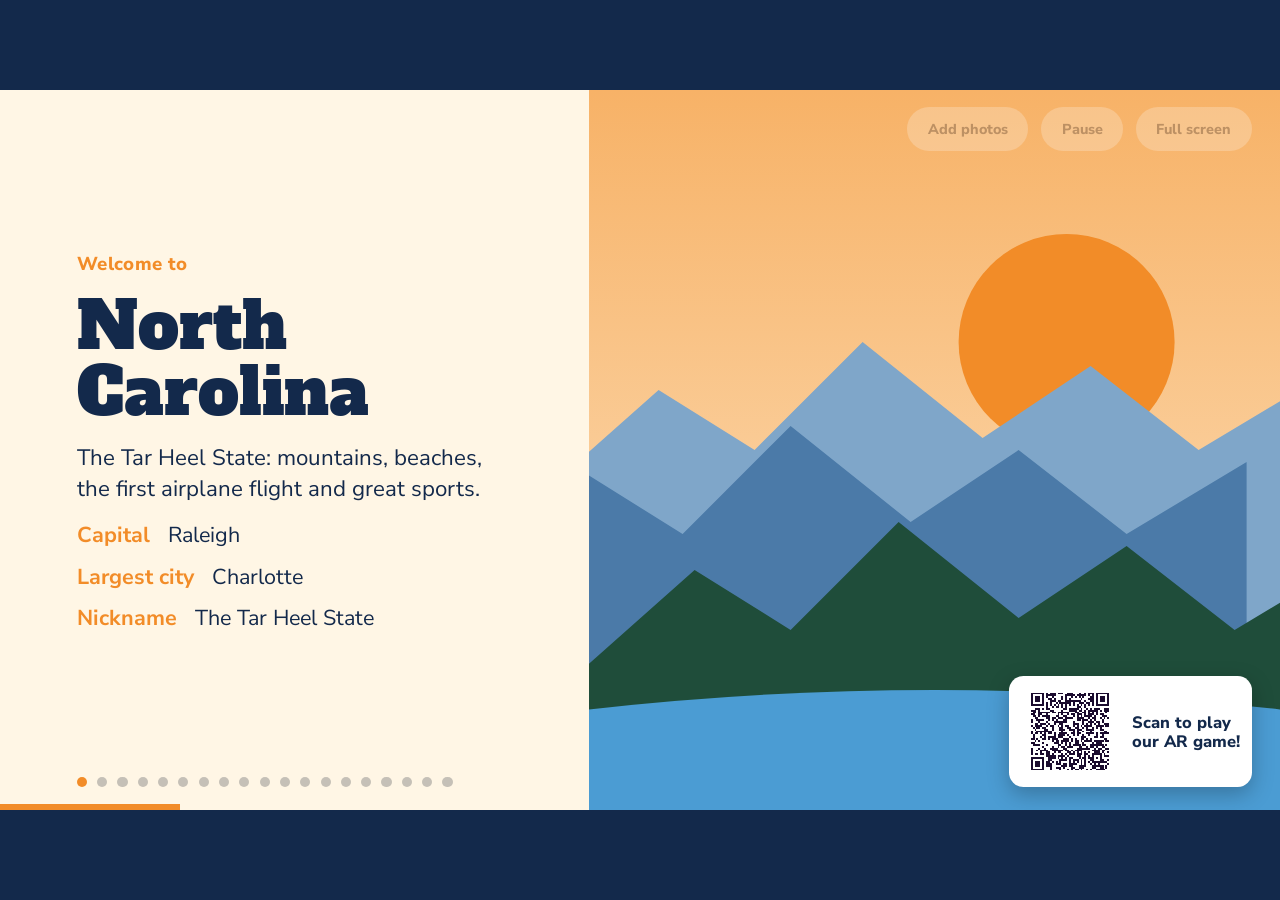
<file: stand/index.html>
<!DOCTYPE html>
<html lang="en"><head><meta charset="utf-8"><meta name="viewport" content="width=device-width,initial-scale=1">
<title>Discover North Carolina</title>
<link rel="preconnect" href="https://fonts.googleapis.com"><link rel="preconnect" href="https://fonts.gstatic.com" crossorigin>
<link href="https://fonts.googleapis.com/css2?family=Alfa+Slab+One&family=Nunito+Sans:wght@400;700;800&display=swap" rel="stylesheet">
<style>
/* VOICE: a bright travel-bureau welcome, loud and friendly, made to be read from 3 meters away at a fair stand
   IDEA: the state's own welcome sign and vintage travel posters, one landmark per poster, looping by itself
   PICTURE: a big flat-color landmark scene on the right of every slide (mountains, lighthouse, the 1903 Flyer, skyline…)
   COLOUR and TYPE: Carolina blue, deep pine, sunset orange, cream; Alfa Slab One like park signs + Nunito Sans
   LAYOUT: full-screen 16:9 slide, text column left, picture right, progress bar + scan-to-play badge in the corner */
:root{color-scheme:light;--blue:#4b9cd3;--navy:#13294b;--pine:#1f4d3a;--sun:#f28c28;--cream:#fff6e5;--ink:#13294b}
*{box-sizing:border-box;min-width:0}
html,body{margin:0;height:100%;background:var(--navy);overflow:hidden;font:18px/1.45 "Nunito Sans",system-ui,sans-serif;color:var(--ink)}
.deck{position:fixed;inset:0;display:grid;place-items:center}
.frame{position:relative;width:min(100vw,177.78vh);height:min(56.25vw,100vh);overflow:hidden;background:var(--cream);container-type:size}
.slide{position:absolute;inset:0;display:grid;grid-template-columns:minmax(0,46fr) minmax(0,54fr);opacity:0;visibility:hidden;transition:opacity .9s ease,visibility 0s .9s;background:var(--bg,var(--cream));color:var(--fg,var(--ink))}
.slide.on{opacity:1;visibility:visible;transition:opacity .9s ease}
.txt{display:flex;flex-direction:column;justify-content:center;gap:2.2cqh;padding:7cqh 3cqw 9cqh 6cqw;z-index:2}
.kick{font-weight:800;font-size:2.6cqh;letter-spacing:.02em;color:var(--acc,var(--sun))}
h1{font:400 9cqh/1.02 "Alfa Slab One",Georgia,serif;margin:0;text-wrap:balance}
.big{font:400 15cqh/1 "Alfa Slab One",Georgia,serif;color:var(--acc,var(--sun))}
.big small{display:block;font:800 2.7cqh/1.3 "Nunito Sans",sans-serif;color:var(--fg,var(--ink));margin-top:1cqh}
p{margin:0;font-size:3.1cqh;line-height:1.4;max-width:34ch}
ul{margin:0;padding:0;list-style:none;display:grid;gap:1.4cqh;font-size:3cqh}
li{display:grid;grid-template-columns:max-content minmax(0,1fr);gap:1.4cqw;align-items:baseline}li b{color:var(--acc,var(--sun));white-space:nowrap;min-width:max-content}
.pic{position:relative}.pic svg{position:absolute;inset:0;width:100%;height:100%}
.slide.on .pic svg{animation:drift 9s ease-out both}
@keyframes drift{from{transform:scale(1.07) translateX(1.5%)}to{transform:scale(1) translateX(0)}}
.bar{position:absolute;left:0;bottom:0;height:.8cqh;background:var(--sun);width:0;z-index:5}
.dots{position:absolute;left:6cqw;bottom:3.2cqh;display:flex;gap:.8cqw;z-index:5}
.dots button{width:1.4cqh;height:1.4cqh;border-radius:50%;border:0;padding:0;background:rgba(127,127,127,.45);cursor:pointer}
.dots button.on{background:var(--sun)}
.badge{position:absolute;right:2.2cqw;bottom:3.2cqh;z-index:6;display:flex;align-items:center;gap:1.2cqw;background:#fff;border-radius:2cqh;padding:1.2cqh 1.6cqh 1.2cqh 2cqh;box-shadow:0 1cqh 3cqh rgba(0,0,0,.25);font:800 2.3cqh/1.15 "Nunito Sans",sans-serif;color:var(--navy);transition:opacity .6s}
.badge img{width:13cqh;height:13cqh;image-rendering:pixelated}
.badge.hide{opacity:0}
.ctl{position:absolute;top:2.4cqh;right:2.2cqw;z-index:7;display:flex;gap:1cqw;opacity:.25;transition:opacity .3s}
.frame:hover .ctl{opacity:1}
.ctl button{font:800 2cqh "Nunito Sans",sans-serif;min-height:44px;padding:0 1.6cqw;border-radius:99px;border:0;background:rgba(255,255,255,.9);color:var(--navy);cursor:pointer}
.ctl button:focus-visible,.dots button:focus-visible{outline:3px solid var(--sun);outline-offset:3px}
.final{grid-template-columns:1fr;place-items:center;text-align:center}
.final .txt{align-items:center;padding:6cqh}
.final p{font-size:3.4cqh;max-width:46ch}.final img{width:44cqh;height:44cqh;background:#fff;padding:2cqh;border-radius:3cqh;border:1cqh solid var(--sun);image-rendering:pixelated}
/* modo foto: la foto llena toda la diapositiva y el texto va encima con una sombra */
.slide .ph{display:none}
.slide.photo{grid-template-columns:minmax(0,1fr);--acc:#f6c14b !important}
.slide.photo .ph{display:block;position:absolute;inset:0;background:center/cover no-repeat}
.slide.photo.on .ph{animation:kb 10s ease-out both}
@keyframes kb{from{transform:scale(1.12)}to{transform:scale(1)}}
.slide.photo .pic{display:none}
.slide.photo .txt{position:relative;max-width:62%;color:#fff;background:linear-gradient(90deg,rgba(8,18,36,.88) 0%,rgba(8,18,36,.6) 70%,transparent);min-height:100%}
.slide.photo .kick,.slide.photo .big,.slide.photo li b{text-shadow:0 2px 12px rgba(0,0,0,.5)}
.slide.photo .big small{color:#fff}
.credit{position:absolute;left:6cqw;bottom:6.5cqh;z-index:3;font-size:1.6cqh;color:rgba(255,255,255,.75);display:none}.slide.photo .credit{display:block}
.panel{position:absolute;inset:0;z-index:20;background:rgba(8,18,36,.94);color:#fff;display:none;overflow:auto;padding:4cqh 5cqw}
.panel.open{display:block}
.panel h2{font:400 5cqh "Alfa Slab One",Georgia,serif;margin:0 0 1cqh}
.panel p{font-size:2.4cqh;max-width:none;margin-bottom:2cqh;color:#cfe2f3}
.grid{display:grid;grid-template-columns:repeat(auto-fill,minmax(220px,1fr));gap:14px}
.cell{background:rgba(255,255,255,.08);border-radius:14px;padding:10px;display:grid;gap:8px;font:700 15px "Nunito Sans",sans-serif}
.thumb{aspect-ratio:16/9;border-radius:10px;background:#1a2a44 center/cover no-repeat;display:grid;place-items:center;color:#8fb0d6;font-size:13px}
.row{display:flex;gap:8px}
.row label,.row button,.panel .close{flex:1;min-height:44px;display:grid;place-items:center;border-radius:99px;border:0;background:#f28c28;color:#13294b;font:800 15px "Nunito Sans",sans-serif;cursor:pointer}
.row button{background:rgba(255,255,255,.2);color:#fff}
.row input{display:none}
.panel .close{position:sticky;top:0;float:right;padding:0 22px;background:#fff}
@media (prefers-reduced-motion:reduce){.slide.on .pic svg,.slide.photo.on .ph{animation:none}.slide{transition:none}}
</style></head><body>
<div class="deck"><div class="frame" id="frame">
<div id="slides"></div>
<div class="dots" id="dots"></div>
<div class="badge" id="badge"><img src="[data-uri]" alt="QR code to play the game"><span>Scan to play<br>our AR game!</span></div>
<div class="ctl"><button id="bPhotos">Add photos</button><button id="bPause">Pause</button><button id="bFull">Full screen</button></div>
<div class="panel" id="panel"><button class="close" id="bClose">Done</button><h2>Add your photos</h2><p>Choose a photo for each slide (from this computer). It fills the whole slide and stays saved in this browser. Slides without a photo keep their drawing.</p><div class="grid" id="grid"></div></div>
<div class="bar" id="bar"></div>
</div></div>
<svg width="0" height="0" style="position:absolute"><defs>
<linearGradient id="skyD" x1="0" y1="0" x2="0" y2="1"><stop offset="0" stop-color="#f7b267"/><stop offset="1" stop-color="#fde4c3"/></linearGradient>
<linearGradient id="skyB" x1="0" y1="0" x2="0" y2="1"><stop offset="0" stop-color="#4b9cd3"/><stop offset="1" stop-color="#cfe8f7"/></linearGradient>
<linearGradient id="skyN" x1="0" y1="0" x2="0" y2="1"><stop offset="0" stop-color="#0d1b36"/><stop offset="1" stop-color="#2d4f86"/></linearGradient>
<g id="ridge"><path d="M0 330 L90 250 L170 300 L260 210 L360 290 L450 230 L540 300 L640 240 L640 600 L0 600Z"/></g>
</defs></svg>
<script>
{
const QR = document.querySelector('#badge img').src;
// Each slide: colours, text and a picture (SVG drawn in a 640x600 box)
const S = [
 {bg:'#fff6e5',acc:'#f28c28',kick:'Welcome to',img:'Blue_ridge_Mountains_layered.jpg',by:'Pdekyvere',h:'North Carolina',p:'The Tar Heel State: mountains, beaches, the first airplane flight and great sports.',li:[['Capital','Raleigh'],['Largest city','Charlotte'],['Nickname','The Tar Heel State']],
  pic:`<rect width="640" height="600" fill="url(#skyD)"/><circle cx="430" cy="210" r="90" fill="#f28c28"/><use href="#ridge" fill="#7fa6c9"/><use href="#ridge" fill="#4b7aa8" transform="translate(-60 70)"/><use href="#ridge" fill="#1f4d3a" transform="translate(30 150)"/><path d="M0 520 Q320 480 640 520 L640 600 L0 600Z" fill="#4b9cd3"/>`},
 {bg:'#13294b',fg:'#fff6e5',acc:'#f2b84b',kick:'First in Flight',img:'Wright_First_Flight_1903Dec17_(full_restore_115).jpg',by:'John T. Daniels (1903), public domain',h:'Kill Devil Hills, 1903',big:'12 sec',small:'Orville Wright flew about 120 feet on December 17, 1903: the first powered airplane flight in history.',
  pic:`<rect width="640" height="600" fill="url(#skyB)"/><circle cx="520" cy="110" r="46" fill="#fff6e5"/><path d="M0 470 Q160 400 320 460 T640 440 L640 600 L0 600Z" fill="#e9d3a2"/><path d="M0 520 Q200 480 400 520 T640 510 L640 600 L0 600Z" fill="#d8bd84"/><g transform="translate(170 210) rotate(-6)"><rect x="0" y="0" width="300" height="12" rx="4" fill="#fff6e5"/><rect x="0" y="62" width="300" height="12" rx="4" fill="#fff6e5"/><g stroke="#8a6238" stroke-width="5">${[20,90,160,230,280].map(x=>`<line x1="${x}" y1="10" x2="${x}" y2="64"/>`).join('')}<line x1="300" y1="36" x2="380" y2="36"/><line x1="0" y1="36" x2="-60" y2="36"/></g><rect x="360" y="22" width="60" height="9" fill="#fff6e5"/><rect x="360" y="44" width="60" height="9" fill="#fff6e5"/><rect x="-80" y="18" width="10" height="40" fill="#fff6e5"/><ellipse cx="150" cy="58" rx="40" ry="8" fill="#13294b"/></g>`},
 {bg:'#4b9cd3',fg:'#fff',acc:'#13294b',kick:'The Outer Banks',img:'Cape_Hatteras_Light_Station_(Lighthouse),_Cape_Hatteras_National_Seashore,_Buxton,_North_Carolina_(14268133980).jpg',by:'Ken Lund',h:'Lighthouses and wild horses',li:[['Cape Hatteras','the tallest brick lighthouse in the U.S.'],['Corolla','wild horses descended from Spanish mustangs of the 1500s'],["Jockey's Ridge",'the tallest living sand dune on the Atlantic coast']],
  pic:`<rect width="640" height="600" fill="url(#skyD)"/><path d="M0 430 Q320 400 640 430 L640 600 L0 600Z" fill="#2a8fb8"/><path d="M200 470 Q420 430 640 460 L640 600 L160 600Z" fill="#e9d3a2"/><defs><clipPath id="lh"><path d="M392 470 L408 150 L452 150 L468 470Z"/></clipPath></defs><path d="M392 470 L408 150 L452 150 L468 470Z" fill="#f4f1ea"/><g clip-path="url(#lh)" fill="#151515">${[0,1,2,3,4].map(i=>`<path d="M370 ${500-i*80} L500 ${420-i*80} L500 ${460-i*80} L370 ${540-i*80}Z"/>`).join('')}</g><rect x="400" y="120" width="60" height="32" fill="#ffe08a"/><path d="M396 120 L464 120 L430 86Z" fill="#151515"/><circle cx="430" cy="136" r="70" fill="#ffe08a" opacity=".3"/><rect x="384" y="462" width="92" height="20" fill="#b34a32"/>`},
 {bg:'#e9d3a2',acc:'#8a4a1a',kick:'Corolla, Outer Banks',img:'Wild_Horses_of_the_Outer_Banks.jpg',by:'Tania Gail',h:'Wild horses on the beach',p:'Hundreds of years ago, Spanish explorers brought horses to the coast. Their descendants still run free on the dunes of the Outer Banks today.',
  pic:`<rect width="640" height="600" fill="url(#skyD)"/><path d="M0 420 Q320 380 640 420 L640 600 L0 600Z" fill="#e9d3a2"/><g fill="#5a3a22" transform="translate(200 300)"><ellipse cx="120" cy="60" rx="110" ry="45"/><path d="M200 40 L260 -40 L290 -30 L240 60Z"/><ellipse cx="280" cy="-35" rx="34" ry="20"/>${[30,70,170,210].map(x=>`<rect x="${x}" y="80" width="18" height="110"/>`).join('')}<path d="M10 50 Q-40 80 -20 150 L0 140 Q-10 90 20 70Z" fill="#2e1d12"/></g>`},
 {bg:'#f0d9a8',acc:'#c8502a',kick:'Nags Head',img:'Hang_Gliders_Jockey\'s_Ridge_State_Park.jpg',by:'Wikimedia Commons contributor',h:"Jockey's Ridge",p:'The tallest living sand dune on the Atlantic coast. People come here to fly hang gliders and kites, right where the age of flight began.',
  pic:`<rect width="640" height="600" fill="url(#skyB)"/><use href="#ridge" fill="#7fa6c9"/><path d="M0 470 Q320 430 640 470 L640 600 L0 600Z" fill="#e9d3a2"/>`},
 {bg:'#1b1b1b',fg:'#fff6e5',acc:'#e04a3a',kick:'Legends of the coast',img:'OcracokeLighthouseSilverLake.JPG',by:'Vbofficial',h:'Blackbeard the pirate',li:[['1718','Blackbeard died in a battle at Ocracoke Island'],['1996','divers found his ship, Queen Anne\'s Revenge, near Beaufort']],
  pic:`<rect width="640" height="600" fill="url(#skyN)"/>${Array.from({length:40},(_, i)=>`<circle cx="${(i*97)%640}" cy="${(i*53)%300}" r="${i%3+1}" fill="#fff" opacity=".8"/>`).join('')}<circle cx="500" cy="120" r="50" fill="#f6e7b0"/><path d="M0 470 L640 470 L640 600 L0 600Z" fill="#0f2c4a"/><path d="M150 440 L520 440 L470 500 L190 500Z" fill="#4a2e18"/><g fill="#111"><path d="M250 430 L250 230 L350 250 L345 420Z"/><path d="M360 430 L360 190 L460 215 L455 420Z"/></g><g stroke="#4a2e18" stroke-width="8"><line x1="255" y1="440" x2="255" y2="210"/><line x1="365" y1="440" x2="365" y2="170"/></g><rect x="365" y="150" width="50" height="30" fill="#111"/><circle cx="390" cy="163" r="7" fill="#fff"/>`},
 {bg:'#1f4d3a',fg:'#fff6e5',acc:'#f2b84b',kick:'The Blue Ridge Mountains',img:'Blue_Ridge_Parkway-27527.jpg',by:'Ken Thomas',h:'Mount Mitchell',big:'6,684 ft',small:'The highest peak east of the Mississippi River. Nearby, the Great Smoky Mountains are the most visited national park in the U.S.',
  pic:`<rect width="640" height="600" fill="#cfe2f3"/><circle cx="160" cy="150" r="60" fill="#fff6e5"/><use href="#ridge" fill="#9db8d8"/><use href="#ridge" fill="#6d93c2" transform="translate(-80 60)"/><use href="#ridge" fill="#3f6aa0" transform="translate(40 130)"/><use href="#ridge" fill="#1f4d3a" transform="translate(-30 220)"/>${[60,150,250,520,590].map(x=>`<path d="M${x} 600 L${x+22} 520 L${x+44} 600Z" fill="#c8502a"/>`).join('')}`},
 {bg:'#2f4a3a',fg:'#fff6e5',acc:'#f2b84b',kick:'North Carolina & Tennessee',img:'Great_Smoky_Mountains_National_Park_GRSM3447.jpg',by:'National Park Service',h:'Great Smoky Mountains',p:'The most visited national park in the United States: ridge after ridge of forest covered in blue mist.',
  pic:`<rect width="640" height="600" fill="#cfe2f3"/><use href="#ridge" fill="#7fa6c9"/><path d="M0 470 Q320 430 640 470 L640 600 L0 600Z" fill="#1f4d3a"/>`},
 {bg:'#fff6e5',acc:'#7a4a8a',kick:'Asheville',img:'Biltmore_Estate-27527-2.jpg',by:'Ken Thomas',h:'Biltmore Estate',big:'250 rooms',small:'Built by George Vanderbilt and opened in 1895, it is the largest privately owned house in the United States.',
  pic:`<rect width="640" height="600" fill="url(#skyB)"/><use href="#ridge" fill="#8fb0d6" transform="translate(0 -40)"/><rect x="0" y="440" width="640" height="160" fill="#5fa845"/><g fill="#e9e1cf"><rect x="110" y="290" width="420" height="160"/><path d="M110 290 L150 230 L490 230 L530 290Z" fill="#5a6470"/><rect x="290" y="200" width="70" height="250"/><path d="M290 200 L325 140 L360 200Z" fill="#5a6470"/></g><g fill="#2a3b55">${[140,190,240,400,450,500].map(x=>`<rect x="${x}" y="320" width="22" height="40" rx="10"/><rect x="${x}" y="385" width="22" height="40" rx="10"/>`).join('')}<rect x="310" y="380" width="30" height="70" rx="15"/></g><rect x="250" y="460" width="140" height="140" fill="#4b9cd3" opacity=".6"/>`},
 {bg:'#fff6e5',acc:'#c8202a',kick:'The capital',img:'North_Carolina_State_Capitol_in_Raleigh,_North_Carolina.jpg',by:'Orchidus',h:'Raleigh',p:'The capital of North Carolina, known as the City of Oaks. Its State Capitol building was completed in 1840.',
  pic:`<rect width="640" height="600" fill="url(#skyB)"/><use href="#ridge" fill="#7fa6c9"/><path d="M0 470 Q320 430 640 470 L640 600 L0 600Z" fill="#5fa845"/>`},
 {bg:'#0f1c2e',fg:'#fff6e5',acc:'#4b9cd3',kick:'Charlotte',img:'Skyline_of_Charlotte,_North_Carolina,_seen_from_the_Carolina_Panthers\'_practice_field.(2009).jpg',by:'Riction',h:'The Queen City',li:[['Biggest','largest city in North Carolina'],['NASCAR','home of the NASCAR Hall of Fame'],['Banking','Bank of America is headquartered here']],
  pic:`<rect width="640" height="600" fill="url(#skyN)"/><g fill="#2d4f86">${[[20,300,90],[120,240,80],[220,330,70],[460,260,90],[560,320,80]].map(([x,y,w])=>`<rect x="${x}" y="${y}" width="${w}" height="${600-y}"/>`).join('')}</g><rect x="300" y="150" width="120" height="450" fill="#4b9cd3"/><g stroke="#f2b84b" stroke-width="7">${[0,1,2,3,4,5,6].map(i=>`<line x1="${310+i*17}" y1="150" x2="${315+i*16}" y2="${80+Math.abs(3-i)*18}"/>`).join('')}</g><g fill="#ffe08a" opacity=".85">${Array.from({length:30},(_, i)=>`<rect x="${312+(i%4)*26}" y="${180+Math.floor(i/4)*44}" width="14" height="22"/>`).join('')}</g><g transform="translate(40 520)"><rect width="200" height="50" rx="20" fill="#e04a3a"/><circle cx="45" cy="52" r="20" fill="#111"/><circle cx="160" cy="52" r="20" fill="#111"/><rect x="70" y="-18" width="70" height="26" rx="8" fill="#e04a3a"/></g>`},
 {bg:'#0085ca',fg:'#fff',acc:'#101820',kick:'Game day',img:'BofACLTFCConfig.jpg',by:'HangingCurve',h:'Sports in North Carolina',li:[['NFL','Carolina Panthers'],['NBA','Charlotte Hornets'],['MLS','Charlotte FC'],['College','the Duke vs. UNC basketball rivalry'],['Legend','Michael Jordan grew up in Wilmington']],
  pic:`<rect width="640" height="600" fill="#101820"/><path d="M0 600 L0 250 Q320 140 640 250 L640 600Z" fill="#1a2a40"/><g fill="#0085ca" opacity=".7">${Array.from({length:60},(_, i)=>`<circle cx="${20+(i%15)*42}" cy="${230+Math.floor(i/15)*30-Math.sin((i%15)/14*Math.PI)*60}" r="9"/>`).join('')}</g><path d="M60 600 L180 400 L460 400 L580 600Z" fill="#3a8a3a"/><g stroke="#fff" stroke-width="4" fill="none"><path d="M180 400 L460 400"/><path d="M120 500 L520 500"/><path d="M320 400 L320 600"/></g><circle cx="460" cy="300" r="50" fill="#00788c"/><path d="M410 300 L510 300 M460 250 L460 350" stroke="#1d1160" stroke-width="5"/>`},
 {bg:'#00205b',fg:'#fff',acc:'#7bafd4',kick:'College life',img:'Duke_Chapel,_West_Campus,_Duke_University,_Durham,_NC_(48960364438).jpg',by:'Warren LeMay',h:'Duke and UNC',li:[['UNC Chapel Hill','the first public university in the U.S. to welcome students, in 1795'],['Duke University','famous for its Gothic chapel in Durham'],['Rivalry','Duke vs. UNC is one of the biggest rivalries in college basketball']],
  pic:`<rect width="640" height="600" fill="url(#skyB)"/><use href="#ridge" fill="#7fa6c9"/><path d="M0 470 Q320 430 640 470 L640 600 L0 600Z" fill="#3a6a30"/>`},
 {bg:'#2f5a3a',fg:'#fff6e5',acc:'#f2d24b',kick:'Pinehurst',img:'Pinehurst_No._2.JPG',by:'Zhans33',h:'The cradle of American golf',li:[['Since 1895','golf has been played in Pinehurst'],['No. 2','hosted the U.S. Open in 1999, 2005, 2014 and 2024'],['Anchor site','the U.S. Open returns in 2029, 2035, 2041 and 2047']],
  pic:`<rect width="640" height="600" fill="url(#skyB)"/><path d="M0 360 L640 360 L640 600 L0 600Z" fill="#d9c79a"/><ellipse cx="330" cy="450" rx="300" ry="110" fill="#58b852"/><ellipse cx="330" cy="450" rx="210" ry="70" fill="#4fae4a"/><ellipse cx="400" cy="440" rx="14" ry="5" fill="#111"/><line x1="400" y1="440" x2="400" y2="250" stroke="#fff" stroke-width="5"/><path d="M400 252 L470 275 L400 298Z" fill="#f2d24b"/><circle cx="220" cy="480" r="12" fill="#fff"/>${[40,90,560,600].map(x=>`<rect x="${x}" y="190" width="10" height="190" fill="#6b4a32"/><circle cx="${x+5}" cy="190" r="34" fill="#2f5a2a"/>`).join('')}`},
 {bg:'#fff6e5',acc:'#c8202a',kick:'Made in North Carolina',img:'Pepsi_1893.jpg',by:'Bigotti',h:'Famous tastes born here',li:[['1893','Pepsi was invented in New Bern'],['1917','Cheerwine was created in Salisbury'],['1937','Krispy Kreme doughnuts started in Winston-Salem']],
  pic:`<rect width="640" height="600" fill="#4b9cd3"/><circle cx="320" cy="300" r="250" fill="#fff6e5" opacity=".25"/><g transform="translate(110 170)"><rect x="0" y="40" width="90" height="230" rx="20" fill="#1d5fbf"/><rect x="25" y="0" width="40" height="50" rx="8" fill="#1d5fbf"/><circle cx="45" cy="150" r="30" fill="#fff"/><path d="M15 150 Q45 120 75 150" fill="#c8202a"/></g><g transform="translate(250 220)"><rect x="0" y="0" width="100" height="190" rx="14" fill="#7a1022"/><rect x="0" y="70" width="100" height="40" fill="#f2b84b"/></g><g transform="translate(470 330)"><circle r="85" fill="#d9a05b"/><circle r="80" fill="#fff3e0"/><circle r="28" fill="#4b9cd3"/>${[0,1,2,3,4,5,6,7].map(i=>`<rect x="${Math.cos(i)*55}" y="${Math.sin(i*1.3)*50}" width="12" height="4" fill="${['#f28c28','#c8202a','#4b9cd3'][i%3]}" transform="rotate(${i*40})"/>`).join('')}</g>`},
 {bg:'#1f4d3a',fg:'#fff6e5',acc:'#f2b84b',kick:'Nature',img:'Venus_Flytrap_-_Dionaea_muscipula,_Green_Swamp,_Supply,_North_Carolina,_October_18,_2021_(51693075042).jpg',by:'Judy Gallagher',h:'Wild and wonderful',li:[['Venus flytrap','a carnivorous plant native only to the Carolinas, near Wilmington'],['Sweet potatoes','North Carolina grows more than any other state'],['State bird','the cardinal']],
  pic:`<rect width="640" height="600" fill="#cfe8c0"/><path d="M0 460 Q320 420 640 460 L640 600 L0 600Z" fill="#6a8a3a"/>${[[200,300,-30],[330,240,0],[460,310,30]].map(([x,y,r])=>`<g transform="translate(${x} ${y}) rotate(${r})"><line x1="0" y1="40" x2="0" y2="${420-y}" stroke="#3f7a2a" stroke-width="10"/><path d="M0 40 C-90 0 -80 -80 0 -60Z" fill="#7ab648"/><path d="M0 40 C90 0 80 -80 0 -60Z" fill="#7ab648"/><path d="M0 40 C-70 10 -60 -60 0 -45Z" fill="#c8302a"/><path d="M0 40 C70 10 60 -60 0 -45Z" fill="#c8302a"/>${[-60,-40,-20,20,40,60].map(t=>`<line x1="${t*0.9}" y1="${-30+Math.abs(t)*0.4}" x2="${t*1.4}" y2="${-50+Math.abs(t)*0.3}" stroke="#7ab648" stroke-width="3"/>`).join('')}</g>`).join('')}<g transform="translate(540 130)"><ellipse rx="34" ry="26" fill="#c8202a"/><circle cx="26" cy="-18" r="18" fill="#c8202a"/><path d="M36 -40 L30 -10 L18 -30Z" fill="#c8202a"/><path d="M40 -18 L58 -14 L40 -10Z" fill="#f2b84b"/><circle cx="30" cy="-20" r="3" fill="#111"/><path d="M-30 0 L-70 20 L-34 14Z" fill="#9a1818"/></g>`},
 {bg:'#13294b',fg:'#fff6e5',acc:'#4b9cd3',kick:'Raleigh · Durham · Chapel Hill',img:'Lake_Betz_-_Research_Triangle_Park.jpg',by:'Abhiram Juvvadi',h:'The Research Triangle',p:'Research Triangle Park, created in 1959, is the largest research park in the United States, with hundreds of science and technology companies.',
  pic:`<rect width="640" height="600" fill="#0d1b36"/><g stroke="#4b9cd3" stroke-width="6" fill="none"><path d="M320 110 L540 480 L100 480Z"/></g><g stroke="#4b9cd3" stroke-width="2" opacity=".4">${Array.from({length:14},(_, i)=>`<line x1="${100+i*31}" y1="480" x2="320" y2="110"/>`).join('')}</g>${[[320,110,'Durham'],[540,480,'Chapel Hill'],[100,480,'Raleigh']].map(([x,y])=>`<circle cx="${x}" cy="${y}" r="34" fill="#f2b84b"/><circle cx="${x}" cy="${y}" r="58" fill="#f2b84b" opacity=".2"/>`).join('')}`},
 {bg:'#3b2a1a',fg:'#fff6e5',acc:'#f2b84b',kick:'A 400-year-old mystery',img:'Waterside_Theatre,_Fort_Raleigh_National_Historic_Site,_Manteo,_Roanoke_Island,_North_Carolina_(14273818628).jpg',by:'Ken Lund',h:'The Lost Colony',li:[['1587','English settlers arrived on Roanoke Island'],['Virginia Dare','the first English child born in the Americas'],['1590','the colony had vanished; only the word CROATOAN was carved on a post']],
  pic:`<rect width="640" height="600" fill="url(#skyD)"/><path d="M0 440 L640 440 L640 600 L0 600Z" fill="#5a7a3a"/><rect x="250" y="120" width="140" height="380" fill="#7a5532"/><g fill="#4a3220">${[0,1,2,3,4,5,6,7,8].map(i=>`<rect x="${262+(i%3)*42}" y="${140+Math.floor(i/3)*120}" width="6" height="90"/>`).join('')}</g><text x="320" y="320" text-anchor="middle" font-family="Alfa Slab One,Georgia,serif" font-size="30" fill="#2a1a0e" transform="rotate(-90 320 320)">CROATOAN</text><path d="M0 0 L640 0 L640 120 Q320 60 0 120Z" fill="#2f5a2a" opacity=".85"/>`},
 {final:1,bg:'#13294b',fg:'#fff6e5',acc:'#f2b84b'}
];
const host=document.getElementById('slides'),dots=document.getElementById('dots');
host.innerHTML=S.map((s,i)=>s.final?
 `<section class="slide final" style="--bg:${s.bg};--fg:${s.fg};--acc:${s.acc}"><div class="txt"><div class="kick">North Carolina AR Adventure</div><h1>Scan to play!</h1><img src="${QR}" alt="QR code to play the game"><p>Fly with the Wright brothers, play golf at Pinehurst, sail the Outer Banks and shoot hoops with the Hornets.</p></div></section>`:
 `<section class="slide" style="--bg:${s.bg};--fg:${s.fg||'#13294b'};--acc:${s.acc}"><div class="ph"></div><div class="txt"><div class="kick">${s.kick}</div><h1>${s.h}</h1>${s.big?`<div class="big">${s.big}<small>${s.small}</small></div>`:''}${s.p?`<p>${s.p}</p>`:''}${s.li?`<ul>${s.li.map(([a,b])=>`<li><b>${a}</b><span>${b}</span></li>`).join('')}</ul>`:''}</div><div class="credit">${s.by?`Photo: ${s.by} · Wikimedia Commons`:''}</div><div class="pic"><svg viewBox="0 0 640 600" preserveAspectRatio="xMidYMid slice" aria-hidden="true">${s.pic}</svg></div></section>`).join('');
dots.innerHTML=S.map((_, i)=>`<button aria-label="Slide ${i+1}"></button>`).join('');
const slides=[...host.children],db=[...dots.children],bar=document.getElementById('bar'),badge=document.getElementById('badge');
const DUR=9000; let cur=0,t0=performance.now(),paused=false,acc=0;
function show(i){cur=(i+S.length)%S.length;slides.forEach((s,k)=>s.classList.toggle('on',k===cur));db.forEach((d,k)=>d.classList.toggle('on',k===cur));badge.classList.toggle('hide',!!S[cur].final);t0=performance.now();acc=0}
function tick(now){if(!paused){const p=Math.min(1,(acc+now-t0)/DUR);bar.style.width=(p*100)+'%';if(p>=1)show(cur+1)}requestAnimationFrame(tick)}
db.forEach((d,k)=>d.addEventListener('click',()=>show(k)));
const bp=document.getElementById('bPause');
bp.addEventListener('click',()=>{if(paused){t0=performance.now();paused=false;bp.textContent='Pause'}else{acc+=performance.now()-t0;paused=true;bp.textContent='Play'}});
document.getElementById('bFull').addEventListener('click',()=>{const f=document.getElementById('frame').parentNode;try{(document.fullscreenElement?document.exitFullscreen():f.requestFullscreen()).catch(()=>{})}catch(e){}});
addEventListener('keydown',e=>{if(e.key==='ArrowRight')show(cur+1);if(e.key==='ArrowLeft')show(cur-1);if(e.key===' '){e.preventDefault();bp.click()}});
// fotos propias: se guardan en este navegador (IndexedDB) y reemplazan el dibujo de cada diapositiva
const urls={};let idb=null;
const store=(mode)=>idb.transaction('p',mode).objectStore('p');
function drawGrid(){document.getElementById('grid').innerHTML=S.map((s,i)=>s.final?'':`<div class="cell"><div class="thumb" style="${urls[i]?`background-image:url('${urls[i]}')`:''}">${urls[i]?'':'No photo yet'}</div><div>${i+1}. ${s.h}</div><div class="row"><label>Choose photo<input type="file" accept="image/*" data-i="${i}"></label>${urls[i]?`<button data-rm="${i}">Remove</button>`:''}</div></div>`).join('')}
function applyPhoto(i,blob){const sl=slides[i];if(!sl||S[i].final)return;if(urls[i])URL.revokeObjectURL(urls[i]);if(blob){own.add(i);urls[i]=URL.createObjectURL(blob);sl.querySelector('.ph').style.backgroundImage=`url("${urls[i]}")`;sl.classList.add('photo')}else{delete urls[i];sl.querySelector('.ph').style.backgroundImage='';sl.classList.remove('photo')}drawGrid()}
const grid=document.getElementById('grid');
grid.addEventListener('change',e=>{const f=e.target.files&&e.target.files[0],i=+e.target.dataset.i;if(!f)return;applyPhoto(i,f);try{store('readwrite').put(f,i)}catch(_){}});
grid.addEventListener('click',e=>{const i=e.target.dataset.rm;if(i===undefined)return;applyPhoto(+i,null);try{store('readwrite').delete(+i)}catch(_){}});
const panel=document.getElementById('panel');
document.getElementById('bPhotos').addEventListener('click',()=>{drawGrid();panel.classList.add('open');if(!paused)bp.click()});
document.getElementById('bClose').addEventListener('click',()=>{panel.classList.remove('open');if(paused)bp.click()});
try{const rq=indexedDB.open('nc-stand-photos',1);rq.onupgradeneeded=()=>rq.result.createObjectStore('p');rq.onsuccess=()=>{idb=rq.result;try{const c=store('readonly').openCursor();c.onsuccess=()=>{const k=c.result;if(k){applyPhoto(+k.key,k.value);k.continue()}}}catch(_){}}}catch(_){}
const own=new Set();
S.forEach((s,i)=>{if(!s.img)return;const u='https://commons.wikimedia.org/wiki/Special:FilePath/'+encodeURIComponent(s.img)+'?width=1920',im=new Image();im.onload=()=>{if(own.has(i))return;const sl=slides[i];sl.querySelector('.ph').style.backgroundImage=`url("${u}")`;sl.classList.add('photo')};im.src=u});
show(0);requestAnimationFrame(tick);
}
</script></body></html>
</file>
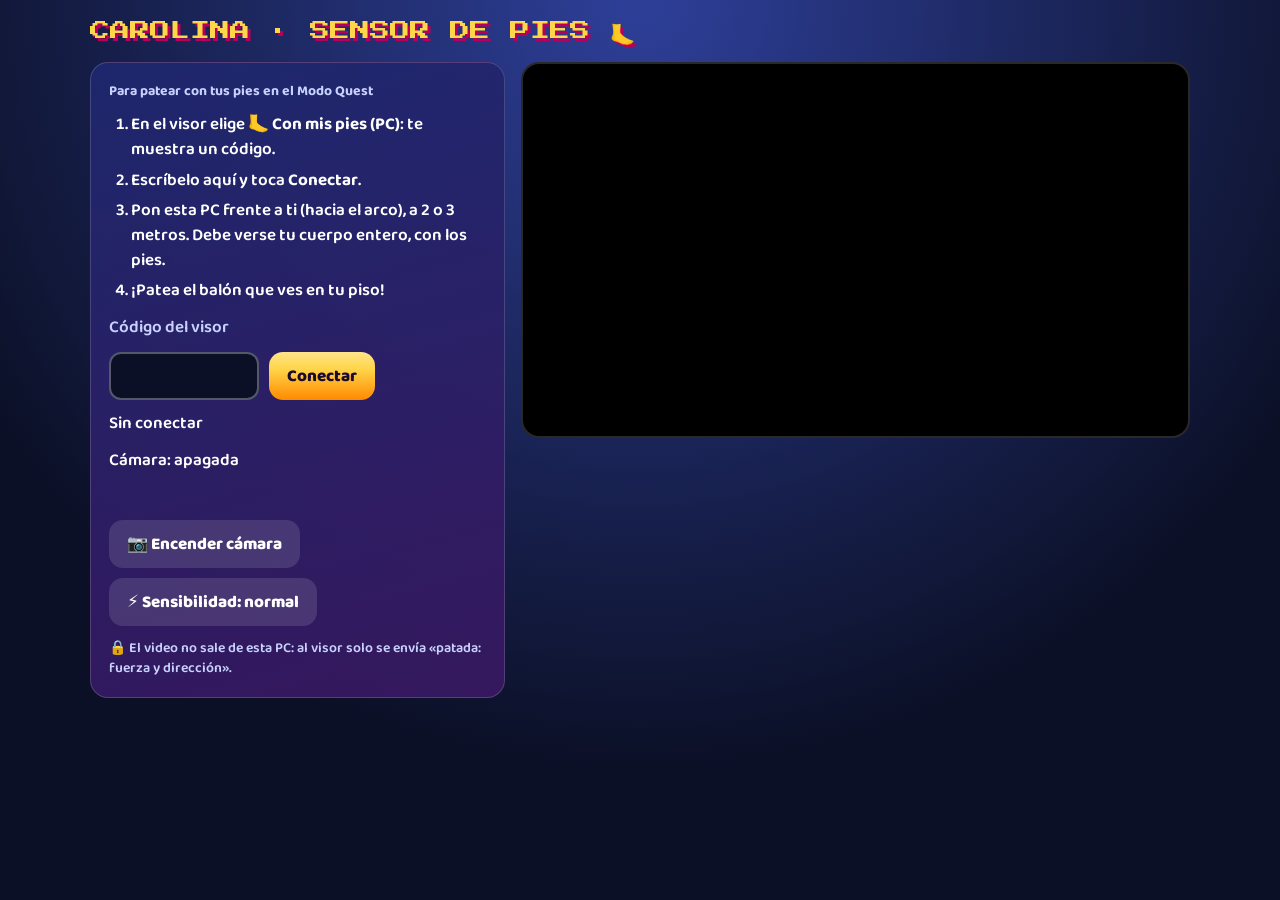
<file: sensor.html>
<!doctype html>
<html lang="es">
<head>
<meta charset="utf-8">
<meta name="viewport" content="width=device-width,initial-scale=1">
<meta name="theme-color" content="#0b1026">
<title>Sensor de pies</title>
<link rel="preconnect" href="https://fonts.googleapis.com">
<link rel="preconnect" href="https://fonts.gstatic.com" crossorigin>
<link rel="stylesheet" href="https://fonts.googleapis.com/css2?family=Baloo+2:wght@600;700;800&family=Press+Start+2P&display=swap">
<style>
/* Sensor de pies del Modo Quest: misma paleta «arcade tropical» del juego (CSS/style.css) */
:root{--night:#0b1026;--text:#fff;--text2:#c9d1ff;--ink:#1a0b2e;--pink:#ff4fa3;--orange:#ff8a00;--sun:#ffd54a;--sea:#24d1ff;--ok:#3ddc84;--bad:#ff4d5e;
  --font-ui:'Baloo 2',system-ui,sans-serif;--font-px:'Press Start 2P',monospace;--r:18px}
*{box-sizing:border-box;margin:0;padding:0}
body{min-height:100vh;background:radial-gradient(circle at 50% 0,#2e3f99,var(--night) 70%);color:var(--text);font:600 17px/1.45 var(--font-ui);padding:16px}
main{max-width:1100px;margin:0 auto;display:grid;gap:16px}
h1{font:clamp(14px,3vw,20px)/1.5 var(--font-px);color:var(--sun);text-shadow:3px 3px 0 #b8005a}
.row{display:flex;gap:16px;flex-wrap:wrap;align-items:flex-start}
.panel{flex:1 1 320px;background:linear-gradient(165deg,rgba(30,40,110,.95),rgba(56,24,96,.95));border:1px solid rgba(255,255,255,.16);border-radius:var(--r);padding:18px;display:grid;gap:12px}
ol{padding-left:22px;display:grid;gap:6px}
label{color:var(--text2)}
input{font:20px var(--font-px);width:7.5ch;padding:12px;border-radius:12px;border:2px solid rgba(255,255,255,.3);background:var(--night);color:#fff;letter-spacing:4px}
button{font:800 17px var(--font-ui);min-height:48px;padding:8px 18px;border:0;border-radius:14px;cursor:pointer;color:var(--ink);background:linear-gradient(180deg,#ffe58a,var(--sun) 35%,var(--orange));transition:transform 150ms cubic-bezier(.2,0,0,1)}
button:active{transform:scale(.97)}
button.ghost{background:rgba(255,255,255,.12);color:#fff}
:focus-visible{outline:3px solid var(--sea);outline-offset:3px}
.view{flex:2 1 480px;position:relative;aspect-ratio:16/9;border-radius:var(--r);overflow:hidden;background:#000;border:2px solid rgba(255,255,255,.16)}
.view.kick{border-color:var(--sun)}
video,canvas{position:absolute;inset:0;width:100%;height:100%;object-fit:contain;transform:scaleX(-1)}
.ok{color:var(--ok)}.bad{color:var(--bad)}.mid{color:var(--sun)}
#kick{font:clamp(11px,2vw,14px)/1.6 var(--font-px);color:var(--sun);min-height:1.6em}
.small{font-size:14px;color:var(--text2)}
@media (prefers-reduced-motion:reduce){button{transition:none}}
</style>
</head>
<body>
<main>
  <h1>CAROLINA · SENSOR DE PIES 🦶</h1>
  <div class="row">
    <section class="panel" aria-labelledby="pasos">
      <h2 id="pasos" class="small">Para patear con tus pies en el Modo Quest</h2>
      <ol>
        <li>En el visor elige <b>🦶 Con mis pies (PC)</b>: te muestra un código.</li>
        <li>Escríbelo aquí y toca <b>Conectar</b>.</li>
        <li>Pon esta PC frente a ti (hacia el arco), a 2 o 3 metros. Debe verse tu cuerpo entero, con los pies.</li>
        <li>¡Patea el balón que ves en tu piso!</li>
      </ol>
      <label for="code">Código del visor</label>
      <div class="row" style="gap:10px;align-items:center"><input id="code" inputmode="numeric" maxlength="4" autocomplete="off" aria-describedby="net"><button id="go">Conectar</button></div>
      <p id="net" role="status" aria-live="polite">Sin conectar</p>
      <p>Cámara: <span id="st" role="status" aria-live="polite">apagada</span></p>
      <p id="kick" aria-live="polite"></p>
      <div class="row" style="gap:10px"><button id="cam" class="ghost">📷 Encender cámara</button><button id="sens" class="ghost">⚡ Sensibilidad: normal</button></div>
      <p class="small">🔒 El video no sale de esta PC: al visor solo se envía «patada: fuerza y dirección».</p>
    </section>
    <section class="view" id="view" aria-label="Vista de la cámara con tus piernas marcadas"><video id="v" playsinline muted></video><canvas id="cv"></canvas></section>
  </div>
</main>
<script type="module" src="sensor.js"></script>
</body>
</html>
</file>
